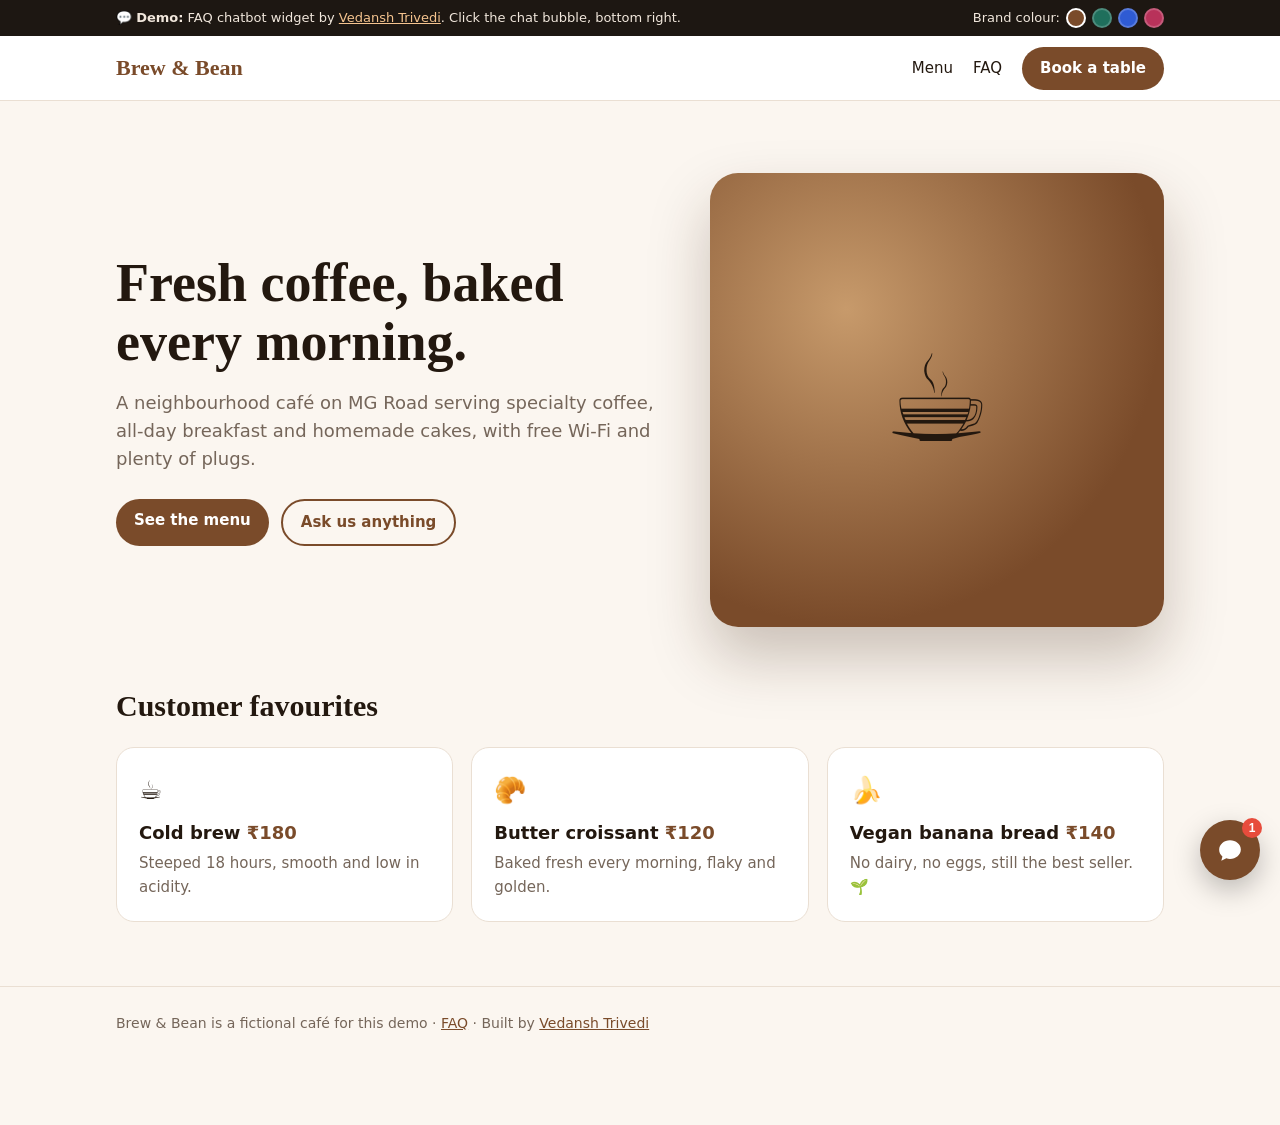
<file: chatbot-demo/index.html>
<!doctype html>
<html lang="en">
<head>
  <meta charset="utf-8">
  <meta name="viewport" content="width=device-width, initial-scale=1">
  <title>Brew &amp; Bean Café · Chatbot demo</title>
  <meta name="description" content="Demo of a website FAQ chatbot widget by Vedansh Trivedi.">
  <meta name="robots" content="noindex">
  <link rel="stylesheet" href="site.css?v=2">
  <link rel="stylesheet" href="chatbot.css?v=2">
</head>
<body>
  <div class="ribbon">
    <div class="wrap">
      <span>💬 <b>Demo:</b> FAQ chatbot widget by <a href="../">Vedansh Trivedi</a>. Click the chat bubble, bottom right.</span>
      <span class="swatches" aria-label="Try a brand colour">Brand colour:
        <button style="background:#7a4b2a" data-color="#7a4b2a" aria-pressed="true" aria-label="Brown"></button>
        <button style="background:#1f6f5c" data-color="#1f6f5c" aria-pressed="false" aria-label="Green"></button>
        <button style="background:#2f5bd3" data-color="#2f5bd3" aria-pressed="false" aria-label="Blue"></button>
        <button style="background:#b8325a" data-color="#b8325a" aria-pressed="false" aria-label="Pink"></button>
      </span>
    </div>
  </div>

  <nav class="top">
    <div class="wrap">
      <a class="logo" href="index.html">Brew &amp; Bean</a>
      <div class="links">
        <a href="#menu">Menu</a>
        <a href="faq.html">FAQ</a>
        <a class="btn" href="#" data-open-chat>Book a table</a>
      </div>
    </div>
  </nav>

  <main class="wrap">
    <section class="hero">
      <div>
        <h1>Fresh coffee, baked every morning.</h1>
        <p>A neighbourhood café on MG Road serving specialty coffee, all-day breakfast and homemade cakes, with free Wi-Fi and plenty of plugs.</p>
        <div class="cta">
          <a class="btn" href="#menu">See the menu</a>
          <a class="btn ghost" href="#" data-open-chat>Ask us anything</a>
        </div>
      </div>
      <div class="art" aria-hidden="true">☕</div>
    </section>

    <section id="menu">
      <h2>Customer favourites</h2>
      <div class="cards">
        <div class="card"><b>☕</b><h3>Cold brew <span class="price">₹180</span></h3><p>Steeped 18 hours, smooth and low in acidity.</p></div>
        <div class="card"><b>🥐</b><h3>Butter croissant <span class="price">₹120</span></h3><p>Baked fresh every morning, flaky and golden.</p></div>
        <div class="card"><b>🍌</b><h3>Vegan banana bread <span class="price">₹140</span></h3><p>No dairy, no eggs, still the best seller. 🌱</p></div>
      </div>
    </section>
  </main>

  <footer>
    <div class="wrap">Brew &amp; Bean is a fictional café for this demo · <a href="faq.html">FAQ</a> · Built by <a href="../">Vedansh Trivedi</a></div>
  </footer>

  <script src="chatbot.js?v=2"></script>
  <script src="theme.js?v=2"></script>
</body>
</html>
</file>
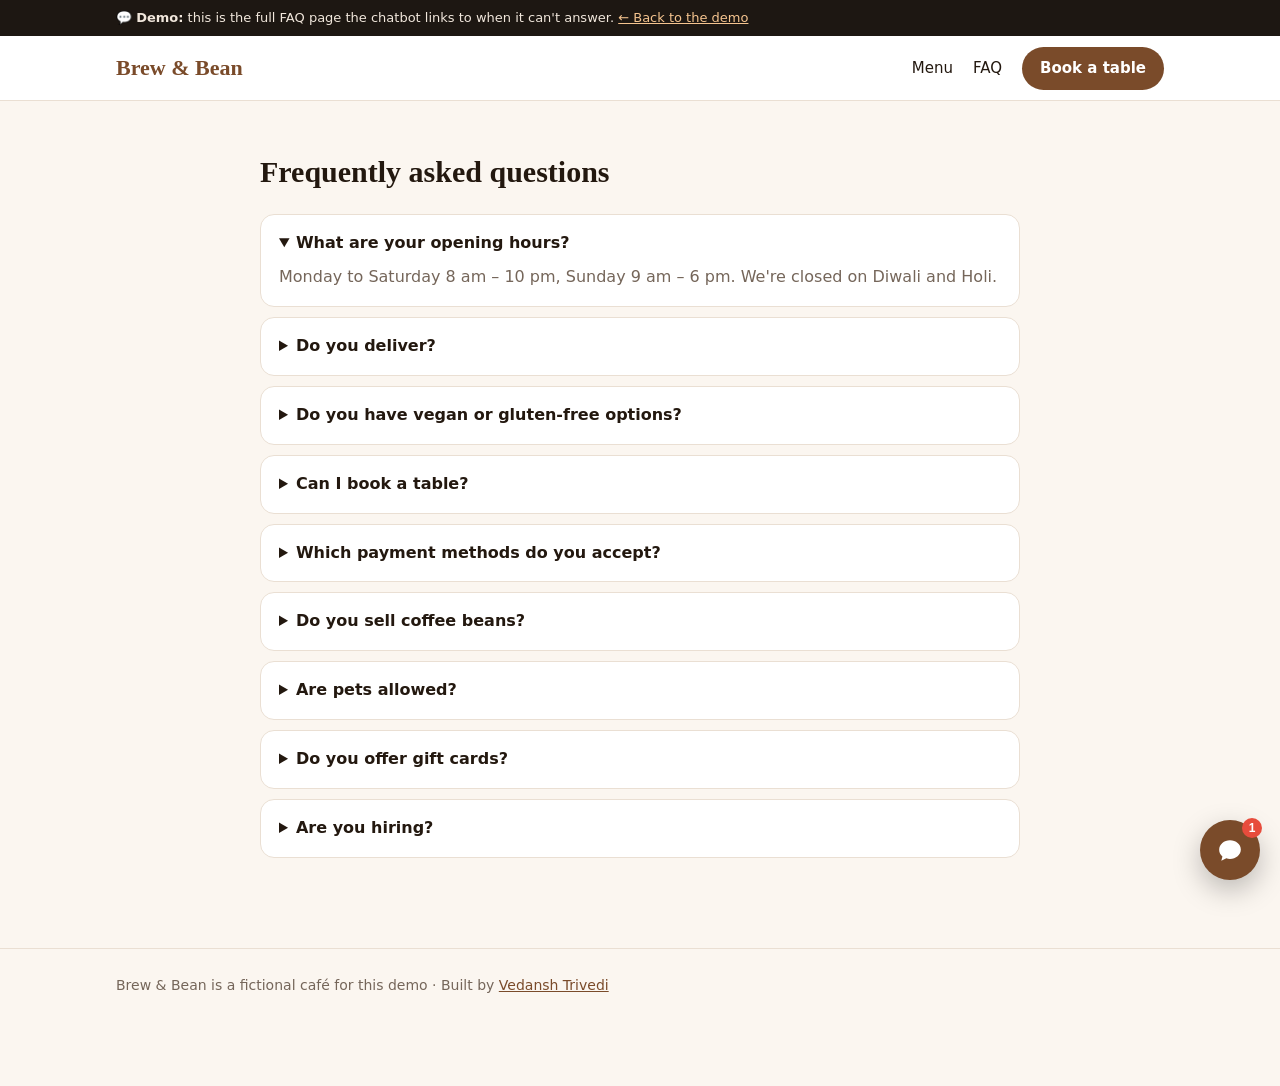
<file: chatbot-demo/faq.html>
<!doctype html>
<html lang="en">
<head>
  <meta charset="utf-8">
  <meta name="viewport" content="width=device-width, initial-scale=1">
  <title>FAQ · Brew &amp; Bean Café (demo)</title>
  <meta name="robots" content="noindex">
  <link rel="stylesheet" href="site.css?v=2">
  <link rel="stylesheet" href="chatbot.css?v=2">
</head>
<body>
  <div class="ribbon">
    <div class="wrap"><span>💬 <b>Demo:</b> this is the full FAQ page the chatbot links to when it can't answer. <a href="index.html">← Back to the demo</a></span></div>
  </div>

  <nav class="top">
    <div class="wrap">
      <a class="logo" href="index.html">Brew &amp; Bean</a>
      <div class="links"><a href="index.html#menu">Menu</a><a href="faq.html">FAQ</a><a class="btn" href="#" data-open-chat>Book a table</a></div>
    </div>
  </nav>

  <main class="wrap faq">
    <h2>Frequently asked questions</h2>
    <details open><summary>What are your opening hours?</summary><p>Monday to Saturday 8 am – 10 pm, Sunday 9 am – 6 pm. We're closed on Diwali and Holi.</p></details>
    <details><summary>Do you deliver?</summary><p>Yes, within 5 km via our website, Swiggy and Zomato. Orders usually arrive in 30–40 minutes.</p></details>
    <details><summary>Do you have vegan or gluten-free options?</summary><p>Oat and almond milk at no extra cost, vegan banana bread and gluten-free brownies.</p></details>
    <details><summary>Can I book a table?</summary><p>Call +91 90000 00000 or use "Book a table". Groups of 8+ please book a day ahead.</p></details>
    <details><summary>Which payment methods do you accept?</summary><p>Cash, all major cards and UPI.</p></details>
    <details><summary>Do you sell coffee beans?</summary><p>Yes, 250 g bags of our house blend, whole or ground to order.</p></details>
    <details><summary>Are pets allowed?</summary><p>Well-behaved dogs are welcome in our outdoor seating area.</p></details>
    <details><summary>Do you offer gift cards?</summary><p>Yes, from ₹500, available at the counter.</p></details>
    <details><summary>Are you hiring?</summary><p>Send your CV to jobs@brewandbean.example.</p></details>
  </main>

  <footer><div class="wrap">Brew &amp; Bean is a fictional café for this demo · Built by <a href="../">Vedansh Trivedi</a></div></footer>

  <script src="chatbot.js?v=2"></script>
  <script src="theme.js?v=2"></script>
</body>
</html>
</file>
<file: chatbot-demo/site.css>
:root { --brand: #7a4b2a; --cream: #fbf6f0; --ink: #23180f; --muted: #75665a; --line: #eadfd3; }
* { box-sizing: border-box; }
body { margin: 0; font-family: system-ui, -apple-system, "Segoe UI", Roboto, sans-serif; color: var(--ink); background: var(--cream); line-height: 1.55; }
a { color: var(--brand); }
.wrap { max-width: 1080px; margin: 0 auto; padding: 0 16px; }
.ribbon { background: #1d1712; color: #f1e7dc; font-size: 13px; }
.ribbon .wrap { display: flex; flex-wrap: wrap; align-items: center; justify-content: space-between; gap: 8px; padding-top: 8px; padding-bottom: 8px; }
.ribbon a { color: #f5c48f; }
.swatches { display: flex; align-items: center; gap: 6px; }
.swatches button { width: 20px; height: 20px; border-radius: 50%; border: 2px solid #fff3; cursor: pointer; padding: 0; }
.swatches button[aria-pressed="true"] { border-color: #fff; }
nav.top { background: #fff; border-bottom: 1px solid var(--line); }
nav.top .wrap { display: flex; align-items: center; justify-content: space-between; gap: 12px; height: 64px; }
.logo { font-family: Georgia, serif; font-size: 22px; font-weight: 700; color: var(--brand); text-decoration: none; }
.links { display: flex; gap: 20px; align-items: center; }
.links a { color: var(--ink); text-decoration: none; font-size: 15px; }
.btn { display: inline-block; background: var(--brand); color: #fff !important; padding: 10px 18px; border-radius: 99px; text-decoration: none; font-weight: 600; font-size: 15px; border: 0; cursor: pointer; }
.btn.ghost { background: transparent; color: var(--brand) !important; border: 2px solid var(--brand); }
.hero { padding: 72px 0 56px; display: grid; grid-template-columns: 1.1fr .9fr; gap: 40px; align-items: center; }
.hero h1 { font-family: Georgia, serif; font-size: clamp(34px, 5vw, 54px); line-height: 1.1; margin: 0 0 16px; }
.hero p { color: var(--muted); font-size: 18px; margin: 0 0 26px; }
.hero .cta { display: flex; gap: 12px; flex-wrap: wrap; }
.art { aspect-ratio: 1; border-radius: 28px; background: radial-gradient(circle at 30% 30%, #c79a6b, var(--brand) 70%); display: grid; place-items: center; font-size: 120px; box-shadow: 0 30px 60px rgba(60,30,10,.25); }
.cards { display: grid; grid-template-columns: repeat(3, 1fr); gap: 18px; padding-bottom: 64px; }
.card { background: #fff; border: 1px solid var(--line); border-radius: 18px; padding: 22px; }
.card b { font-size: 26px; display: block; }
.card h3 { margin: 8px 0 6px; font-size: 18px; }
.card p { margin: 0; color: var(--muted); font-size: 15px; }
.price { color: var(--brand); font-weight: 700; }
h2 { font-family: Georgia, serif; font-size: 30px; margin: 0 0 18px; }
.faq { padding: 48px 0 80px; max-width: 760px; }
.faq details { background: #fff; border: 1px solid var(--line); border-radius: 14px; padding: 16px 18px; margin-bottom: 10px; }
.faq summary { cursor: pointer; font-weight: 600; }
.faq details p { margin: 10px 0 0; color: var(--muted); }
footer { border-top: 1px solid var(--line); padding: 26px 0 90px; color: var(--muted); font-size: 14px; }
@media (max-width: 760px) {
  .hero { grid-template-columns: 1fr; padding-top: 40px; }
  .art { max-width: 280px; font-size: 90px; }
  .cards { grid-template-columns: 1fr; }
  .links a:not(.btn) { display: none; }
}
</file>
<file: chatbot-demo/chatbot.css>
/* Chat widget. Brand colours come from --cb-brand / --cb-brand-ink, so the widget matches any site. */
.cb { --cb-brand: var(--brand, #7a4b2a); --cb-brand-ink: #fff; --cb-bg: #fff; --cb-text: #23180f; --cb-muted: #8a7a6c; --cb-line: #eee5dc; --cb-bot: #f5efe8;
  font-family: system-ui, -apple-system, "Segoe UI", Roboto, sans-serif; position: fixed; right: 20px; bottom: 20px; z-index: 9999; }
.cb-bubble { width: 60px; height: 60px; border-radius: 50%; border: 0; cursor: pointer; background: var(--cb-brand); color: var(--cb-brand-ink);
  display: grid; place-items: center; box-shadow: 0 10px 28px rgba(0,0,0,.25); transition: transform .2s; position: relative; margin-left: auto; }
.cb-bubble:hover { transform: scale(1.06); }
.cb-bubble:focus-visible, .cb button:focus-visible, .cb-input:focus-visible { outline: 3px solid #f5b041; outline-offset: 2px; }
.cb-badge { position: absolute; top: -2px; right: -2px; background: #e74c3c; color: #fff; font-size: 12px; font-weight: 700; width: 20px; height: 20px; border-radius: 50%; display: grid; place-items: center; }
.cb-panel { width: 370px; height: min(560px, calc(100vh - 120px)); background: var(--cb-bg); color: var(--cb-text); border-radius: 18px; overflow: hidden;
  box-shadow: 0 18px 50px rgba(0,0,0,.25); display: flex; flex-direction: column; margin-bottom: 14px; animation: cb-in .22s ease-out; }
.cb-panel[hidden], .cb-badge[hidden] { display: none; }
@keyframes cb-in { from { opacity: 0; transform: translateY(12px) scale(.98); } }
.cb-head { background: var(--cb-brand); color: var(--cb-brand-ink); padding: 14px 16px; display: flex; gap: 12px; align-items: center; }
.cb-head b { display: block; font-size: 15px; }
.cb-head small { font-size: 12px; opacity: .85; display: flex; align-items: center; gap: 6px; }
.cb-online { width: 8px; height: 8px; border-radius: 50%; background: #2ecc71; display: inline-block; }
.cb-avatar { width: 38px; height: 38px; border-radius: 50%; background: rgba(255,255,255,.2); display: grid; place-items: center; font-size: 20px; }
.cb-close { margin-left: auto; background: none; border: 0; color: inherit; font-size: 18px; cursor: pointer; opacity: .85; }
.cb-log { flex: 1; overflow-y: auto; padding: 16px; display: flex; flex-direction: column; gap: 10px; }
.cb-msg { max-width: 82%; padding: 10px 13px; border-radius: 14px; font-size: 14px; line-height: 1.45; }
.cb-bot { background: var(--cb-bot); border-bottom-left-radius: 4px; align-self: flex-start; }
.cb-user { background: var(--cb-brand); color: var(--cb-brand-ink); border-bottom-right-radius: 4px; align-self: flex-end; }
.cb-msg a { color: var(--cb-brand); font-weight: 600; white-space: nowrap; }
.cb-typing { display: flex; gap: 4px; padding: 14px; }
.cb-typing span { width: 7px; height: 7px; border-radius: 50%; background: var(--cb-muted); animation: cb-dot 1s infinite; }
.cb-typing span:nth-child(2) { animation-delay: .15s; } .cb-typing span:nth-child(3) { animation-delay: .3s; }
@keyframes cb-dot { 0%, 60%, 100% { opacity: .3; transform: translateY(0); } 30% { opacity: 1; transform: translateY(-3px); } }
.cb-chips { display: flex; flex-wrap: wrap; gap: 6px; padding: 0 16px 10px; }
.cb-chips button { border: 1px solid var(--cb-brand); color: var(--cb-brand); background: #fff; border-radius: 99px; padding: 6px 11px; font-size: 13px; cursor: pointer; }
.cb-chips button:hover { background: var(--cb-brand); color: var(--cb-brand-ink); }
.cb-form { display: flex; gap: 8px; padding: 10px 12px; border-top: 1px solid var(--cb-line); }
.cb-input { flex: 1; border: 1px solid var(--cb-line); border-radius: 99px; padding: 10px 14px; font-size: 14px; color: var(--cb-text); background: #fff; }
.cb-send { width: 40px; height: 40px; border-radius: 50%; border: 0; background: var(--cb-brand); color: var(--cb-brand-ink); cursor: pointer; font-size: 15px; }
.cb-foot { margin: 0; text-align: center; font-size: 11px; color: var(--cb-muted); padding: 0 0 8px; }
@media (max-width: 520px) {
  .cb { right: 14px; bottom: 14px; }
  .cb-panel { position: fixed; inset: 0; width: 100%; height: 100%; border-radius: 0; margin: 0; }
  .cb-panel:not([hidden]) + .cb-bubble { display: none; }
}
html.cb-lock, html.cb-lock body { overflow: hidden; }
@media (prefers-reduced-motion: reduce) { .cb-panel, .cb-typing span, .cb-bubble { animation: none; transition: none; } }
</file>
